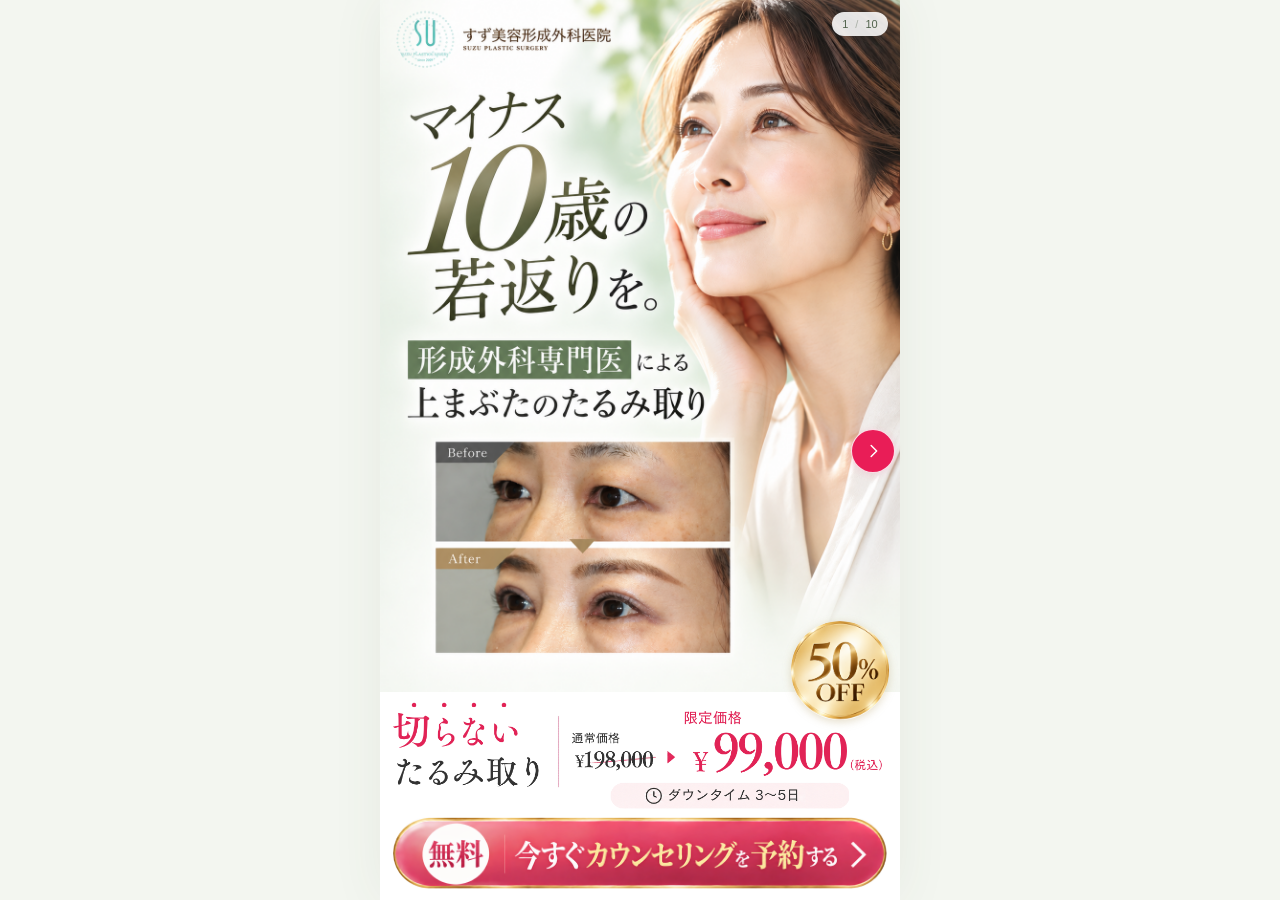
<file: 02-tarumi/index.html>
<!doctype html>
<html lang="ja">
<head>
  <!-- Google Tag Manager -->
  <script>(function(w,d,s,l,i){w[l]=w[l]||[];w[l].push({'gtm.start':
  new Date().getTime(),event:'gtm.js'});var f=d.getElementsByTagName(s)[0],
  j=d.createElement(s),dl=l!='dataLayer'?'&l='+l:'';j.async=true;j.src=
  'https://www.googletagmanager.com/gtm.js?id='+i+dl;f.parentNode.insertBefore(j,f);
  })(window,document,'script','dataLayer','GTM-MRRD8PD');</script>
  <!-- End Google Tag Manager -->
  <meta charset="utf-8">
  <meta name="viewport" content="width=device-width, initial-scale=1, viewport-fit=cover">
  <meta name="theme-color" content="#f3f6f0">
  <meta name="description" content="すず美容形成外科医院のたるみ取りのご案内。横にスワイプしてご覧ください。">
  <title>たるみ取りのご案内｜すず美容形成外科医院</title>
  <link rel="preload" href="./aseets/すずLP_1_re.png?v=398ddad0a4c1" as="image">
  <link rel="stylesheet" href="./style.css?v=progressive-dates1">
  <script src="./script.js?v=booking-live1" defer></script>
  <script src="./booking.js?v=progressive-dates1" defer></script>
</head>
<body>
  <!-- Google Tag Manager (noscript) -->
  <noscript><iframe src="https://www.googletagmanager.com/ns.html?id=GTM-MRRD8PD" height="0" width="0" style="display:none;visibility:hidden"></iframe></noscript>
  <!-- End Google Tag Manager (noscript) -->
  <main class="lp" aria-label="すず美容形成外科医院 たるみ取りのご案内">
    <section class="carousel" aria-roledescription="カルーセル" aria-label="施術のご案内 全10ページ">
      <div class="page-count" aria-live="polite" aria-atomic="true"><span id="current-page">1</span><span class="count-divider">/</span><span>10</span></div>
      <div class="slides" id="slides" tabindex="0" aria-label="横にスワイプ、または左右の矢印キーでページを切り替え">
        <section class="slide" aria-roledescription="スライド" aria-label="1 / 10"><img src="./aseets/すずLP_1_re.png?v=398ddad0a4c1" width="1086" height="1448" alt="すず美容形成外科医院 上まぶたのたるみ取りのご案内" fetchpriority="high" draggable="false"></section>
        <section class="slide" aria-roledescription="スライド" aria-label="2 / 10"><img src="./aseets/すずLP_2.png" width="1086" height="1448" alt="たるみ取りのご案内 2ページ目" decoding="async" draggable="false"></section>
        <section class="slide" aria-roledescription="スライド" aria-label="3 / 10"><img src="./aseets/すずLP_3_re.png?v=b964f5b23f7d" width="1086" height="1448" alt="たるみ取りのご案内 3ページ目" loading="lazy" decoding="async" draggable="false"></section>
        <section class="slide" aria-roledescription="スライド" aria-label="4 / 10"><img src="./aseets/すずLP_4.png" width="1086" height="1448" alt="たるみ取りのご案内 4ページ目" loading="lazy" decoding="async" draggable="false"></section>
        <section class="slide" aria-roledescription="スライド" aria-label="5 / 10"><img src="./aseets/すずLP_5_re.png?v=82be5401419b" width="1086" height="1448" alt="たるみ取りのご案内 5ページ目" loading="lazy" decoding="async" draggable="false"></section>
        <section class="slide" aria-roledescription="スライド" aria-label="6 / 10"><img src="./aseets/すずLP_6_re.png?v=cf94c0482cbf" width="1086" height="1448" alt="たるみ取りのご案内 6ページ目" loading="lazy" decoding="async" draggable="false"></section>
        <section class="slide" aria-roledescription="スライド" aria-label="7 / 10"><img src="./aseets/すずLP_7.png" width="1086" height="1448" alt="たるみ取りのご案内 7ページ目" loading="lazy" decoding="async" draggable="false"></section>
        <section class="slide" aria-roledescription="スライド" aria-label="8 / 10"><img src="./aseets/すずLP_8.png" width="1086" height="1448" alt="たるみ取りのご案内 8ページ目" loading="lazy" decoding="async" draggable="false"></section>
        <section class="slide" aria-roledescription="スライド" aria-label="9 / 10"><img src="./aseets/すずLP_9_re.png?v=c148ca27bb0c" width="1086" height="1448" alt="たるみ取りのご案内 9ページ目" loading="lazy" decoding="async" draggable="false"></section>
        <section class="slide booking-slide" id="booking" aria-roledescription="スライド" aria-label="10 / 10">
          <h2 id="booking-title" tabindex="-1">ご予約・お問い合わせ</h2>

          <form id="reservation-form">
            <input type="hidden" name="access_key" value="c7ee535a-5927-47c0-ad59-0471a67e18ac" />
            <input type="hidden" name="subject" value="目元たるみLP◎【予約お申し込み】すず美容形成外科医院" />
            <input type="hidden" name="from_name" value="すず美容形成外科医院" />
            <input type="hidden" name="botcheck" value="" />

<div class="form-row"><label class="form-field">お名前 <span class="required">*</span><input type="text" name="name" required placeholder="山田 花子" autocomplete="name"></label><label class="form-field">フリガナ <span class="required">*</span><input type="text" name="furigana" required placeholder="ヤマダ ハナコ" autocomplete="off"></label></div>
<div class="form-row"><label class="form-field">電話番号 <span class="required">*</span><input type="tel" name="phone" required placeholder="090-0000-0000" autocomplete="tel"></label><label class="form-field">メールアドレス <span class="required">*</span><input type="email" name="email" required placeholder="example@mail.com" autocomplete="email"></label></div>
<label class="form-field">ご連絡可能な時間帯 <span class="required">*</span><select name="contact_time" required><option value="">選択してください</option><option>10〜12時</option><option>12〜13時</option><option>13〜15時</option><option>15〜17時</option><option>17〜19時</option><option>いつでもOK</option></select></label>
<fieldset class="date-field"><legend>予約第1希望日・時間 <span class="required">*</span></legend><div class="date-row"><input type="date" name="date1" aria-label="予約第1希望日" required><select name="time1" aria-label="予約第1希望時間" required><option value="">時間</option><option>10:00</option><option>10:30</option><option>11:00</option><option>11:30</option><option>12:00</option><option>12:30</option><option>13:00</option><option>13:30</option><option>14:00</option><option>14:30</option><option>15:00</option><option>15:30</option><option>16:00</option><option>16:30</option><option>17:00</option><option>17:30</option><option>18:00</option></select></div></fieldset>
<fieldset class="date-field" id="preference-2" hidden disabled><legend>予約第2希望日・時間</legend><div class="date-row"><input type="date" name="date2" aria-label="予約第2希望日"><select name="time2" aria-label="予約第2希望時間"><option value="">時間</option><option>10:00</option><option>10:30</option><option>11:00</option><option>11:30</option><option>12:00</option><option>12:30</option><option>13:00</option><option>13:30</option><option>14:00</option><option>14:30</option><option>15:00</option><option>15:30</option><option>16:00</option><option>16:30</option><option>17:00</option><option>17:30</option><option>18:00</option></select></div></fieldset>
<fieldset class="date-field" id="preference-3" hidden disabled><legend>予約第3希望日・時間</legend><div class="date-row"><input type="date" name="date3" aria-label="予約第3希望日"><select name="time3" aria-label="予約第3希望時間"><option value="">時間</option><option>10:00</option><option>10:30</option><option>11:00</option><option>11:30</option><option>12:00</option><option>12:30</option><option>13:00</option><option>13:30</option><option>14:00</option><option>14:30</option><option>15:00</option><option>15:30</option><option>16:00</option><option>16:30</option><option>17:00</option><option>17:30</option><option>18:00</option></select></div></fieldset>
<fieldset class="visit-field"><legend>当院にご来院されたことはありますか？ <span class="required">必須</span></legend><div class="radio-options"><label><input type="radio" name="visited" value="はい" required> はい</label><label><input type="radio" name="visited" value="いいえ"> いいえ</label></div></fieldset>
            <label class="form-field">備考<textarea name="message" rows="2" placeholder="気になることやご質問があればご記入ください。"></textarea></label>
            <button class="form-submit" type="submit">送信する</button>
            <p class="booking-intro">カウンセリングは完全無料・契約不要です。<br>お気軽にご連絡ください。<br><small>※現在、男性はご紹介のみご案内しております。</small></p>

            <p class="booking-notes">お急ぎの場合はお電話（<a href="tel:0822226671">082-222-6671</a>）にてご連絡ください。<br><br>※検査費用（11,000円）、点滴投薬費用（11,000円）がかかる場合がございます。<br>※受診の際は公的身分証（運転免許証、マイナンバーカード、パスポートなど）をご持参ください。<br>持参されない場合は診察をお断りする場合があります。予めご了承くださいませ。</p>
          </form>

        </section>
      </div>
      <button class="arrow arrow-prev" id="prev" type="button" aria-label="前のページ" aria-controls="slides" disabled><svg viewBox="0 0 24 24" aria-hidden="true"><path d="m14 6-6 6 6 6"/></svg></button>
      <button class="arrow arrow-next" id="next" type="button" aria-label="次のページ" aria-controls="slides"><svg viewBox="0 0 24 24" aria-hidden="true"><path d="m10 6 6 6-6 6"/></svg></button>
    </section>
    <footer class="cta" aria-label="施術料金のご案内">
      <span class="cta-badge"><img src="./aseets/すずLP_CTAバッジ.png" width="1254" height="1254" alt="50% OFF" draggable="false"></span>
      <img src="./aseets/すずLP_CTA_re.png?v=1022cdf22946" width="1983" height="793" alt="切らないたるみ取り 通常価格198,000円、限定価格99,000円（税込）。ダウンタイム3〜5日。" draggable="false">
      <button class="cta-button" type="button" aria-label="無料カウンセリングを予約する" aria-controls="booking">
        <img src="./aseets/すずLP_CTAボタン.png" width="2172" height="724" alt="無料 今すぐカウンセリングを予約する" draggable="false">
      </button>
    </footer>
  </main>
</body>
</html>
</file>
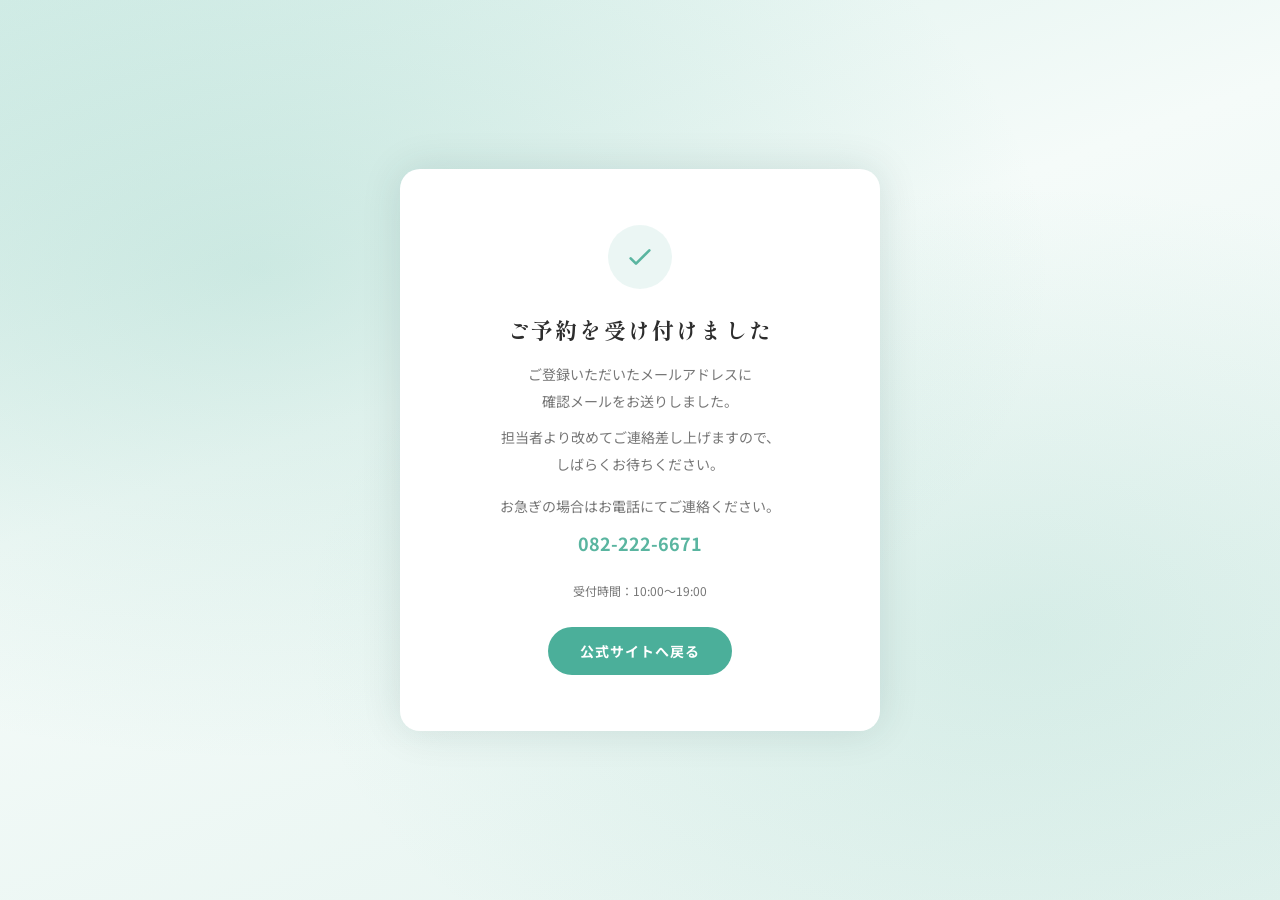
<file: kuma-thanks/index.html>
<!doctype html>
<html lang="ja">
<head>
<meta charset="utf-8" />
<meta name="viewport" content="width=device-width, initial-scale=1" />
<title>ご予約受付完了｜すず美容形成外科医院</title>
<!-- Google Tag Manager -->
<script>(function(w,d,s,l,i){w[l]=w[l]||[];w[l].push({'gtm.start':
new Date().getTime(),event:'gtm.js'});var f=d.getElementsByTagName(s)[0],
j=d.createElement(s),dl=l!='dataLayer'?'&l='+l:'';j.async=true;j.src=
'https://www.googletagmanager.com/gtm.js?id='+i+dl;f.parentNode.insertBefore(j,f);
})(window,document,'script','dataLayer','GTM-MRRD8PD');</script>
<!-- End Google Tag Manager -->
<link rel="preconnect" href="https://fonts.googleapis.com" />
<link rel="stylesheet" href="https://fonts.googleapis.com/css2?family=Noto+Sans+JP:wght@400;500;700&family=Shippori+Mincho:wght@400;500;600&display=swap" />
<style>
  *, *::before, *::after { box-sizing: border-box; margin: 0; padding: 0; }
  html {
    background:
      radial-gradient(ellipse at 20% 30%, rgba(90,181,160,0.22) 0%, transparent 55%),
      radial-gradient(ellipse at 80% 70%, rgba(90,181,160,0.15) 0%, transparent 50%),
      linear-gradient(160deg, #daf0eb 0%, #f5fbf9 40%, #e4f3ef 100%);
    background-attachment: fixed;
    min-height: 100vh;
  }
  body {
    font-family: 'Noto Sans JP', sans-serif;
    display: flex;
    align-items: center;
    justify-content: center;
    min-height: 100vh;
    padding: 40px 20px;
  }
  .card {
    background: #fff;
    border-radius: 20px;
    padding: 56px 40px;
    max-width: 480px;
    width: 100%;
    text-align: center;
    box-shadow: 0 0 40px rgba(20,60,55,0.12);
  }
  .icon {
    width: 64px;
    height: 64px;
    background: rgba(90,181,160,0.12);
    border-radius: 50%;
    display: flex;
    align-items: center;
    justify-content: center;
    margin: 0 auto 24px;
  }
  .icon svg { width: 32px; height: 32px; color: #5ab5a0; }
  h1 {
    font-family: 'Shippori Mincho', serif;
    font-size: 22px;
    color: #2d2d2d;
    letter-spacing: 0.1em;
    margin-bottom: 16px;
  }
  p {
    font-size: 14px;
    color: rgba(45,45,45,0.65);
    line-height: 1.9;
    margin-bottom: 10px;
  }
  .tel {
    font-size: 18px;
    font-weight: 700;
    color: #5ab5a0;
    margin: 4px 0 24px;
  }
  .btn {
    display: inline-block;
    padding: 14px 32px;
    background: #4BAF9A;
    color: #fff;
    border-radius: 99px;
    font-size: 14px;
    font-weight: 700;
    letter-spacing: 0.08em;
    text-decoration: none;
  }
</style>
</head>
<body>
<!-- Google Tag Manager (noscript) -->
<noscript><iframe src="https://www.googletagmanager.com/ns.html?id=GTM-MRRD8PD"
height="0" width="0" style="display:none;visibility:hidden"></iframe></noscript>
<!-- End Google Tag Manager (noscript) -->
  <div class="card">
    <div class="icon">
      <svg fill="none" viewBox="0 0 24 24" stroke="currentColor" stroke-width="2">
        <path stroke-linecap="round" stroke-linejoin="round" d="M5 13l4 4L19 7"/>
      </svg>
    </div>
    <h1>ご予約を受け付けました</h1>
    <p>ご登録いただいたメールアドレスに<br>確認メールをお送りしました。</p>
    <p>担当者より改めてご連絡差し上げますので、<br>しばらくお待ちください。</p>
    <p style="margin-top:16px;">お急ぎの場合はお電話にてご連絡ください。</p>
    <div class="tel">082-222-6671</div>
    <p style="font-size:12px; margin-bottom:24px;">受付時間：10:00〜19:00</p>
    <a href="https://www.suzu-clinic.com/" class="btn">公式サイトへ戻る</a>
  </div>
</body>
</html>
</file>
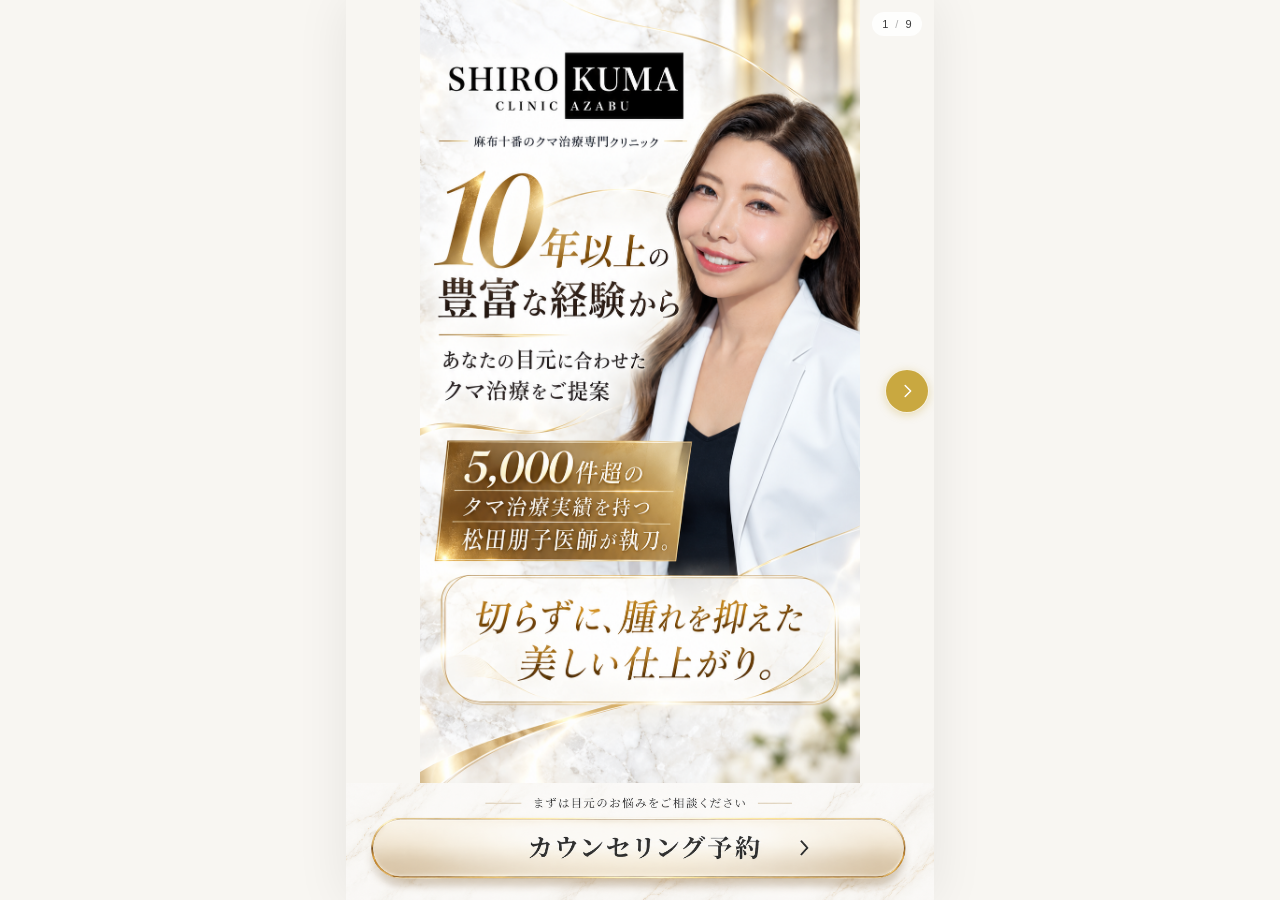
<file: shirokuma-kuma/index.html>
<!doctype html>
<html lang="ja">
<head>
  <meta charset="utf-8">
  <meta name="viewport" content="width=device-width, initial-scale=1, viewport-fit=cover">
  <meta name="theme-color" content="#f3f0eb">
  <meta name="description" content="SHIROKUMA CLINIC AZABUのクマ取り治療のご案内。横にスワイプしてご覧ください。">
  <title>クマ取り治療のご案内｜SHIROKUMA CLINIC AZABU</title>
  <link rel="preload" href="./assets/slide01.png" as="image">
  <link rel="stylesheet" href="./style.css">
  <script src="./script.js" defer></script>
</head>
<body>
  <main class="lp" aria-label="SHIROKUMA CLINIC AZABU クマ取り治療のご案内">
    <section class="carousel" aria-roledescription="カルーセル" aria-label="クマ取り治療のご案内 全9ページ">
      <div class="page-count" aria-live="polite" aria-atomic="true">
        <span id="current-page">1</span><span class="count-divider">/</span><span>9</span>
      </div>
      <div class="slides" id="slides" tabindex="0" aria-label="横にスワイプ、または左右の矢印キーでページを切り替え">
        <section class="slide" aria-roledescription="スライド" aria-label="1 / 8">
          <img src="./assets/slide01.png" width="750" height="1000" alt="SHIROKUMA CLINIC AZABU クマ取り治療のご案内" fetchpriority="high" draggable="false">
        </section>
        <section class="slide" aria-roledescription="スライド" aria-label="2 / 8">
          <img src="./assets/slide02.png" width="750" height="1000" alt="症例紹介 1" decoding="async" loading="lazy" draggable="false">
        </section>
        <section class="slide" aria-roledescription="スライド" aria-label="3 / 8">
          <img src="./assets/slide03.png" width="750" height="1000" alt="症例紹介 2" decoding="async" loading="lazy" draggable="false">
        </section>
        <section class="slide" aria-roledescription="スライド" aria-label="4 / 8">
          <img src="./assets/slide04.png" width="750" height="1000" alt="症例紹介 3" decoding="async" loading="lazy" draggable="false">
        </section>
        <section class="slide" aria-roledescription="スライド" aria-label="5 / 8">
          <img src="./assets/slide05.png" width="750" height="1000" alt="こんなお悩みありませんか" decoding="async" loading="lazy" draggable="false">
        </section>
        <section class="slide" aria-roledescription="スライド" aria-label="6 / 8">
          <img src="./assets/slide06.png" width="750" height="1000" alt="切らないクマ取りで疲れ顔卒業" decoding="async" loading="lazy" draggable="false">
        </section>
        <section class="slide" aria-roledescription="スライド" aria-label="7 / 8">
          <img src="./assets/slide07.png" width="750" height="1000" alt="当院が選ばれる理由" decoding="async" loading="lazy" draggable="false">
        </section>
        <section class="slide" aria-roledescription="スライド" aria-label="8 / 9">
          <img src="./assets/slide08.png" width="750" height="1000" alt="施術の流れ" decoding="async" loading="lazy" draggable="false">
        </section>
        <section class="slide" aria-roledescription="スライド" aria-label="9 / 9">
          <img src="./assets/slide09.png" width="750" height="1000" alt="院長紹介・クリニック情報" decoding="async" loading="lazy" draggable="false">
        </section>
      </div>
      <button class="arrow arrow-prev" id="prev" type="button" aria-label="前のページ" aria-controls="slides" disabled>
        <svg viewBox="0 0 24 24" aria-hidden="true"><path d="m14 6-6 6 6 6"/></svg>
      </button>
      <button class="arrow arrow-next" id="next" type="button" aria-label="次のページ" aria-controls="slides">
        <svg viewBox="0 0 24 24" aria-hidden="true"><path d="m10 6 6 6-6 6"/></svg>
      </button>
    </section>

    <!-- CTA フッター -->
    <footer class="cta" aria-label="カウンセリング予約">
      <a class="cta-link" href="https://shirokumaclinic.com/contact/" target="_blank" rel="noopener" aria-label="カウンセリング予約ページへ">
        <img src="./assets/cta-banner.png" width="2172" height="724" alt="目元のクマ治療 カウンセリング予約" draggable="false">
        <span class="cta-btn-shine" aria-hidden="true"></span>
      </a>
    </footer>
  </main>
</body>
</html>
</file>
<file: 02-tarumi/style.css>
:root {
  color-scheme: light;
  font-family: "Helvetica Neue", "Noto Sans JP", sans-serif;
  background: #f3f6f0;
  color: #52634d;
  /* 本文画像4:3 ＋ CTA画像793:1983。画面の高さに全体を収めます。 */
  --lp-width: min(100vw, calc((100svh - env(safe-area-inset-bottom)) / 1.733232));
}
* { box-sizing: border-box; }
body { margin: 0; min-height: 100svh; display: grid; place-items: center; background: #f3f6f0; }
.lp { width: var(--lp-width); background: #fff; box-shadow: 0 0 50px #40513912; }

/* スマホ：OBERIAと同様に横幅いっぱい・縦も画面いっぱい */
@media (max-width: 600px) {
  :root { --lp-width: 100vw; }
  body { place-items: start; background: #fff; }
  .lp { box-shadow: none; min-height: 100svh; }
}
.carousel { position: relative; }
.slides {
  height: calc(var(--lp-width) * 4 / 3);
  display: flex;
  overflow-x: auto;
  overscroll-behavior-x: contain;
  scroll-snap-type: x mandatory;
  scrollbar-width: none;
  -webkit-overflow-scrolling: touch;
}
.slides::-webkit-scrollbar { display: none; }
.slide { flex: 0 0 100%; min-width: 0; scroll-snap-align: start; scroll-snap-stop: always; }
.slide img { display: block; width: 100%; height: auto; aspect-ratio: 3 / 4; }
.page-count {
  position: absolute; z-index: 2; top: 12px; right: 12px;
  display: flex; gap: 7px; align-items: center;
  padding: 6px 10px; border-radius: 20px; background: #ffffffde;
  font-size: 11px; font-variant-numeric: tabular-nums; pointer-events: none;
}
.count-divider { opacity: .4; }
.arrow {
  position: absolute; top: 62%; z-index: 2;
  display: grid; place-items: center; width: 44px; height: 44px;
  padding: 8px; border: 1px solid #ffffffd9; border-radius: 50%;
  color: #fff; background: #e91d57; box-shadow: 0 2px 8px #e91d5720;
  cursor: pointer; transition: opacity .2s, background .2s;
}
.arrow-prev { left: 5px; }
.arrow-next { right: 5px; }
.arrow svg { width: 22px; height: 22px; fill: none; stroke: currentColor; stroke-width: 1.6; stroke-linecap: round; stroke-linejoin: round; }
.arrow:disabled { opacity: 0; pointer-events: none; }
.arrow:hover:not(:disabled) { background: #c91549; }
.arrow::before {
  content: ""; position: absolute; inset: -2px; border-radius: 50%;
  border: 2px solid #e91d57; opacity: 0; pointer-events: none;
}
@media (prefers-reduced-motion: no-preference) {
  .arrow-next:not(:disabled) { animation: arrow-bob-right 2.2s ease-in-out infinite; }
  .arrow-prev:not(:disabled) { animation: arrow-bob-left 2.2s ease-in-out infinite; }
  .arrow:not(:disabled)::before { animation: arrow-ring 2.2s ease-in-out infinite; }
  .arrow:hover:not(:disabled), .arrow:focus-visible { animation: none; }
}
@keyframes arrow-bob-right {
  0%, 100% { transform: translateX(0); }
  50% { transform: translateX(5px); }
}
@keyframes arrow-bob-left {
  0%, 100% { transform: translateX(0); }
  50% { transform: translateX(-5px); }
}
@keyframes arrow-ring {
  0% { transform: scale(1); opacity: .55; }
  70%, 100% { transform: scale(1.7); opacity: 0; }
}
button:focus-visible, .slides:focus-visible { outline: 3px solid #b3955e; outline-offset: -3px; }
.cta { position: relative; padding-bottom: env(safe-area-inset-bottom); background: white; }
.cta img { display: block; width: 100%; height: auto; }
/* 価格の右上でCTAの上端をまたぐ、全ページ共通のバッジ。 */
.cta-badge {
  position: absolute; z-index: 3; right: 2%; top: 0; width: 19%;
  aspect-ratio: 1; transform: translateY(-72%); border-radius: 50%;
  overflow: hidden; pointer-events: none;
  filter: drop-shadow(0 2px 4px #96782840);
}
/* 元画像の外周の白余白を隠し、金色の円形部分を表示します。 */
.cta-badge img { position: absolute; width: 126.6%; max-width: none; left: -13%; top: -13.1%; }
/* 料金画像下部の余白に重ね、画像全体の高さを維持します。 */
.cta-button {
  cursor: pointer;
  position: absolute; z-index: 1; left: 2.4%; top: 60%; width: 95.2%;
  aspect-ratio: 2068 / 300; padding: 0; border: 0; border-radius: 999px;
  overflow: hidden; isolation: isolate; background: transparent;
  appearance: none; opacity: 1;
}
/* 提供画像の白い外余白のみをCSSで隠し、ボタン部分を表示します。 */
.cta-button img {
  position: absolute; width: 105.029%; max-width: none;
  left: -2.418%; top: -60%; height: auto;
}
.cta-button::before, .cta-badge::before {
  content: ""; position: absolute; z-index: 2;
  top: -60%; height: 220%; left: -60%; width: 45%;
  background: linear-gradient(100deg, transparent 0%, #ffffff26 35%, #ffffffe6 50%, #ffffff26 65%, transparent 100%);
  transform: skewX(-22deg); pointer-events: none;
  animation: cta-shine 3.4s ease-in-out infinite;
}
@keyframes cta-shine {
  0% { left: -60%; }
  16%, 100% { left: 150%; }
}
@media (prefers-reduced-motion: reduce) {
  *, *::after { transition: none !important; }
  .cta-button::before, .cta-badge::before { animation: none; }
}
.booking-slide { height: 100%; overflow-y: auto; overscroll-behavior-y: contain; padding: 46px 18px 28px; background: #f5fdfb; color: #2d2d2d; }
.booking-slide h2 { margin: 0 0 8px; text-align: center; font-family: "Yu Mincho", "Hiragino Mincho ProN", serif; font-size: clamp(18px, 5vw, 26px); letter-spacing: .08em; }
.booking-intro { margin: 0 0 32px; text-align: center; font-size: 13px; line-height: 1.8; color: #2d2d2d99; }
.booking-intro small { font-size: 12px; }
#reservation-form { display: flex; flex-direction: column; gap: 16px; }
.form-row, .date-row { display: grid; grid-template-columns: minmax(0, 1fr) minmax(0, 1fr); gap: 12px; }
.date-row { gap: 8px; }
.form-field { display: block; font-size: 12px; color: #2d2d2db3; }
.required { color: #5ab5a0; }
.form-field input, .form-field select, .form-field textarea, .date-row input, .date-row select { display: block; width: 100%; min-width: 0; margin-top: 6px; padding: 12px 10px; border: 1px solid #dcf0ec; border-radius: 8px; background: #fff; color: #2d2d2d; font: inherit; font-size: 16px; }
.form-field textarea { resize: vertical; }
.date-field, .visit-field { min-width: 0; margin: 0; padding: 0; border: 0; }
.date-field legend, .visit-field legend { padding: 0; font-size: 12px; line-height: 1.7; color: #2d2d2db3; }
.radio-options { display: flex; gap: 24px; margin-top: 10px; }
.radio-options label { display: flex; align-items: center; gap: 6px; font-size: 14px; cursor: pointer; }
.radio-options input { accent-color: #4baf9a; width: 18px; height: 18px; }
.form-submit { width: 100%; padding: 16px; margin-top: 8px; background: #4baf9a; color: #fff; border: 0; border-radius: 99px; font: inherit; font-size: 15px; font-weight: 700; letter-spacing: .1em; cursor: pointer; }
.form-submit:disabled { opacity: .65; cursor: wait; }
.form-status { margin: 0; font-size: 12px; line-height: 1.8; color: #b42c4e; }
.form-status:empty { display: none; }
.booking-notes { margin: 8px 0 0; text-align: center; font-size: 12px; color: #2d2d2d80; line-height: 1.9; }
.booking-notes a { color: inherit; }
.booking-slide input:focus-visible, .booking-slide select:focus-visible, .booking-slide textarea:focus-visible { outline: 2px solid #4baf9a; outline-offset: 2px; }
.booking-thanks { padding: 40px 0; text-align: center; line-height: 1.8; }
.booking-slide [hidden] { display: none !important; }
/* 初期表示で送信ボタンまで見渡せるよう、フォーム領域の高さに合わせます。 */
.booking-slide { container-type: size; padding: 24px 18px 20px; }
.booking-slide h2 { font-size: clamp(18px, 4.8cqh, 26px); margin-bottom: 10px; }
#reservation-form { gap: clamp(4px, 1.2cqh, 8px); }
.booking-slide .form-field, .booking-slide legend { font-size: clamp(10px, 2.3cqh, 12px); line-height: 1.2; }
.booking-slide .form-field input, .booking-slide .form-field select,
.booking-slide .date-row input, .booking-slide .date-row select {
  height: clamp(28px, 7cqh, 40px); margin-top: 3px; padding: 3px 8px;
}
.booking-slide .form-field textarea { height: clamp(32px, 8cqh, 48px); min-height: 32px; margin-top: 3px; padding: 6px 8px; }
.booking-slide .radio-options { margin-top: 4px; }
.booking-slide .form-submit { padding: 9px; margin-top: 2px; font-size: 15px; line-height: 1.2; }
.booking-slide .booking-intro { margin: 4px 0 12px; }
</file>
<file: shirokuma-kuma/style.css>
:root {
  color-scheme: light;
  font-family: "Helvetica Neue", "Noto Sans JP", sans-serif;
  background: #f8f6f2;
  color: #3a3a3a;
  /* スライド比率 4:3(=1.333) + CTA比率 0.20 → 合計縦比 1.533 */
  --lp-width: min(100vw, calc((100svh - env(safe-area-inset-bottom)) / 1.533));
}
* { box-sizing: border-box; }
body {
  margin: 0;
  height: 100svh;
  display: flex;
  align-items: center;
  justify-content: center;
  background: #f8f6f2;
  overflow: hidden;
}
.lp {
  width: var(--lp-width);
  height: 100svh;
  display: flex;
  flex-direction: column;
  background: #fff;
  box-shadow: 0 0 50px rgba(0,0,0,.08);
  overflow: hidden;
}

/* スマホ */
@media (max-width: 600px) {
  :root { --lp-width: 100vw; }
  body { background: #fff; }
  .lp { box-shadow: none; }
}

.carousel {
  position: relative;
  flex: 1;
  min-height: 0;
}

.slides {
  height: 100%;
  display: flex;
  overflow-x: auto;
  overscroll-behavior-x: contain;
  scroll-snap-type: x mandatory;
  scrollbar-width: none;
  -webkit-overflow-scrolling: touch;
}
.slides::-webkit-scrollbar { display: none; }
.slide {
  flex: 0 0 100%;
  min-width: 0;
  height: 100%;
  scroll-snap-align: start;
  scroll-snap-stop: always;
  display: flex;
  align-items: center;
  justify-content: center;
  background: #f8f6f2;
}
.slide img {
  display: block;
  width: 100%;
  height: 100%;
  object-fit: contain;
  object-position: center top;
}

/* ページカウンター */
.page-count {
  position: absolute; z-index: 2; top: 12px; right: 12px;
  display: flex; gap: 7px; align-items: center;
  padding: 6px 10px; border-radius: 20px; background: rgba(255,255,255,.87);
  font-size: 11px; font-variant-numeric: tabular-nums; pointer-events: none;
}
.count-divider { opacity: .4; }

/* 矢印ボタン */
.arrow {
  position: absolute; top: 50%; transform: translateY(-50%); z-index: 2;
  display: grid; place-items: center; width: 44px; height: 44px;
  padding: 8px; border: 1px solid rgba(255,255,255,.85); border-radius: 50%;
  color: #fff; background: #c9a840; box-shadow: 0 2px 8px rgba(201,168,64,.35);
  cursor: pointer; transition: opacity .2s, background .2s;
}
.arrow-prev { left: 5px; }
.arrow-next { right: 5px; }
.arrow svg { width: 22px; height: 22px; fill: none; stroke: currentColor; stroke-width: 1.6; stroke-linecap: round; stroke-linejoin: round; }
.arrow:disabled { opacity: 0; pointer-events: none; }
.arrow:hover:not(:disabled) { background: #a8832a; }
.arrow::before {
  content: ""; position: absolute; inset: -2px; border-radius: 50%;
  border: 2px solid #c9a840; opacity: 0; pointer-events: none;
}
@media (prefers-reduced-motion: no-preference) {
  .arrow-next:not(:disabled) { animation: arrow-bob-right 2.2s ease-in-out infinite; }
  .arrow-prev:not(:disabled) { animation: arrow-bob-left 2.2s ease-in-out infinite; }
  .arrow:not(:disabled)::before { animation: arrow-ring 2.2s ease-in-out infinite; }
  .arrow:hover:not(:disabled) { animation: none; }
}
@keyframes arrow-bob-right { 0%,100%{transform:translateY(-50%) translateX(0)} 50%{transform:translateY(-50%) translateX(5px)} }
@keyframes arrow-bob-left  { 0%,100%{transform:translateY(-50%) translateX(0)} 50%{transform:translateY(-50%) translateX(-5px)} }
@keyframes arrow-ring { 0%{transform:scale(1);opacity:.55} 70%,100%{transform:scale(1.7);opacity:0} }

button:focus-visible, .slides:focus-visible { outline: 3px solid #c9a840; outline-offset: -3px; }

/* CTA フッター — バナーを底揃えでクロップ、ボタン部分を確保 */
.cta {
  position: relative;
  flex-shrink: 0;
  width: 100%;
  height: calc(var(--lp-width) * 0.20);
  overflow: hidden;
  background: #f5ede0;
  padding-bottom: env(safe-area-inset-bottom);
}

/* バナー全体をリンクにする */
.cta-link {
  display: block;
  position: relative;
  width: 100%;
  height: 100%;
  cursor: pointer;
  -webkit-tap-highlight-color: transparent;
}
/* 画像を底揃えにしてボタン部分を表示 */
.cta-link img {
  display: block;
  width: 100%;
  height: auto;
  position: absolute;
  bottom: 0; left: 0;
}

/* ボタン部分に光るシャインアニメーション */
/* ボタン位置: 画像bottom基準で下から8〜42%の高さ → 表示領域の30〜86% */
.cta-btn-shine {
  position: absolute;
  left: 7%; right: 7%;
  top: 30%; bottom: 13%;
  border-radius: 999px;
  overflow: hidden;
  pointer-events: none;
}
.cta-btn-shine::before {
  content: "";
  position: absolute;
  top: -60%; height: 220%;
  left: -60%; width: 40%;
  background: linear-gradient(
    100deg,
    transparent 0%,
    rgba(255,255,255,.1) 35%,
    rgba(255,255,255,.72) 50%,
    rgba(255,255,255,.1) 65%,
    transparent 100%
  );
  transform: skewX(-22deg);
  animation: cta-shine 3.4s ease-in-out infinite;
}
@keyframes cta-shine { 0%{left:-60%} 16%,100%{left:150%} }

@media (prefers-reduced-motion: reduce) {
  *, *::after { transition: none !important; }
  .cta-btn-shine::before { animation: none; }
}
</file>
